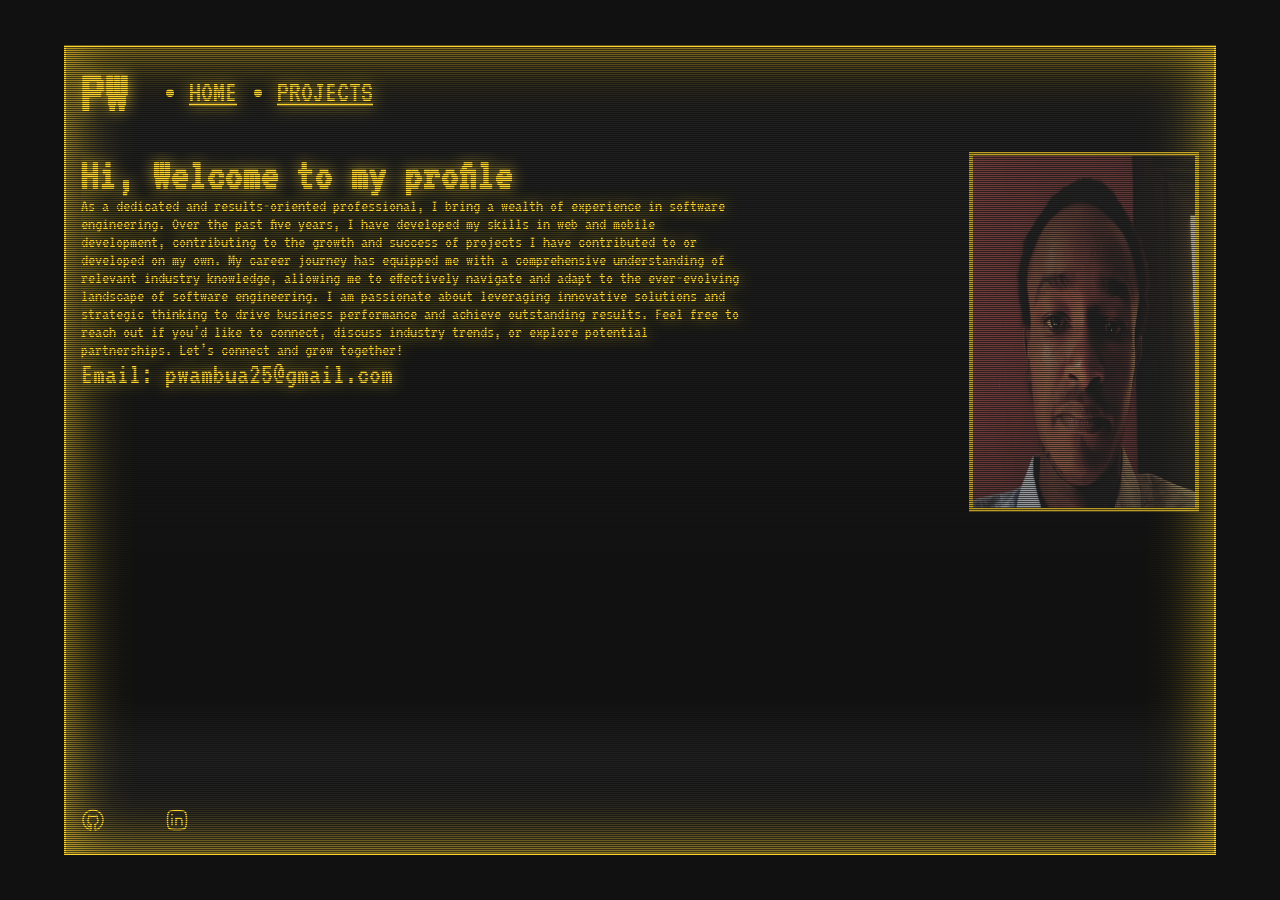
<file: index.html>
<!DOCTYPE html>
<html lang="en">

<head>
    <meta charset="UTF-8">
    <meta name="viewport" content="width=device-width, initial-scale=1.0">
    <title>Portfolio website</title>
    <link rel="stylesheet" href="style.css">
    <link rel="preconnect" href="https://fonts.googleapis.com">
    <link rel="preconnect" href="https://fonts.gstatic.com" crossorigin>
    <link href="https://fonts.googleapis.com/css2?family=VT323&display=swap" rel="stylesheet">
</head>

<body>
    <div class="retro-container scanline-effect old-crt-monitor ">
        <header>
            <h1>PW</h1>
            <nav role="navigation">
                <ul>
                    <li><a href="index.html">HOME</a></li>
                    <li><a href="projects.html">PROJECTS</a></li>
                </ul>
            </nav>
        </header>
        <main>
            <section id="screen-1">
                <article>
                    <div>
                        <header>
                            <h2>Hi, Welcome to my profile</h2>
                        </header>
                        <div class="content">
                            As a dedicated and results-oriented professional, I bring a wealth of experience in software
                            engineering. Over the past five years, I have developed my skills in web and mobile development,
                            contributing to the growth and success of projects I have contributed to or developed on my own.
    
                            My career journey has equipped me with a comprehensive understanding of relevant industry
                            knowledge, allowing me to effectively navigate and adapt to the ever-evolving landscape of
                            software engineering. I am passionate about leveraging innovative solutions and strategic
                            thinking to drive business performance and achieve outstanding results.
    
                            Feel free to reach out if you’d like to connect, discuss industry trends, or explore potential
                            partnerships. Let’s connect and grow together!
                        </div>
                        <div>
                            <p>Email: pwambua25@gmail.com</p>
                        </div>
                    </div>
                    <figure>
                        <img  src="./prof.jpeg" alt="alt text for illustration">
                    </figure>
                </article>
            </section>
        </main>
        <footer>
            
            <a href="https://github.com/peterwambua-1998" target="_blank">
                <svg xmlns="http://www.w3.org/2000/svg" viewBox="0 0 24 24" width="24" height="24" color="#ffd52c" fill="none">
                    <path d="M6.51734 17.1132C6.91177 17.6905 8.10883 18.9228 9.74168 19.2333M9.86428 22C8.83582 21.8306 2 19.6057 2 12.0926C2 5.06329 8.0019 2 12.0008 2C15.9996 2 22 5.06329 22 12.0926C22 19.6057 15.1642 21.8306 14.1357 22C14.1357 22 13.9267 18.5826 14.0487 17.9969C14.1706 17.4113 13.7552 16.4688 13.7552 16.4688C14.7262 16.1055 16.2043 15.5847 16.7001 14.1874C17.0848 13.1032 17.3268 11.5288 16.2508 10.0489C16.2508 10.0489 16.5318 7.65809 15.9996 7.56548C15.4675 7.47287 13.8998 8.51192 13.8998 8.51192C13.4432 8.38248 12.4243 8.13476 12.0018 8.17939C11.5792 8.13476 10.5568 8.38248 10.1002 8.51192C10.1002 8.51192 8.53249 7.47287 8.00036 7.56548C7.46823 7.65809 7.74917 10.0489 7.74917 10.0489C6.67316 11.5288 6.91516 13.1032 7.2999 14.1874C7.79575 15.5847 9.27384 16.1055 10.2448 16.4688C10.2448 16.4688 9.82944 17.4113 9.95135 17.9969C10.0733 18.5826 9.86428 22 9.86428 22Z" stroke="currentColor" stroke-width="1.5" stroke-linecap="round" stroke-linejoin="round" />
                </svg>
            </a>
            <a href="www.linkedin.com/in/peter-wambua-98b388219" target="_blank">
                <svg xmlns="http://www.w3.org/2000/svg" viewBox="0 0 24 24" width="24" height="24" color="#ffd52c" fill="none">
                    <path d="M7 10V17" stroke="currentColor" stroke-width="1.5" stroke-linecap="round" stroke-linejoin="round" />
                    <path d="M11 13V17M11 13C11 11.3431 12.3431 10 14 10C15.6569 10 17 11.3431 17 13V17M11 13V10" stroke="currentColor" stroke-width="1.5" stroke-linecap="round" stroke-linejoin="round" />
                    <path d="M7.00801 7L6.99902 7" stroke="currentColor" stroke-width="2" stroke-linecap="round" stroke-linejoin="round" />
                    <path d="M2.5 12C2.5 7.52166 2.5 5.28249 3.89124 3.89124C5.28249 2.5 7.52166 2.5 12 2.5C16.4783 2.5 18.7175 2.5 20.1088 3.89124C21.5 5.28249 21.5 7.52166 21.5 12C21.5 16.4783 21.5 18.7175 20.1088 20.1088C18.7175 21.5 16.4783 21.5 12 21.5C7.52166 21.5 5.28249 21.5 3.89124 20.1088C2.5 18.7175 2.5 16.4783 2.5 12Z" stroke="currentColor" stroke-width="1.5" stroke-linejoin="round" />
                </svg>
            </a>
        </footer>
    </div>
 <script> window.chtlConfig = { chatbotId: "9668662361" } </script>
<script async data-id="9668662361" id="chatling-embed-script" type="text/javascript" src="https://chatling.ai/js/embed.js"></script>
</body>

</html>
</file>
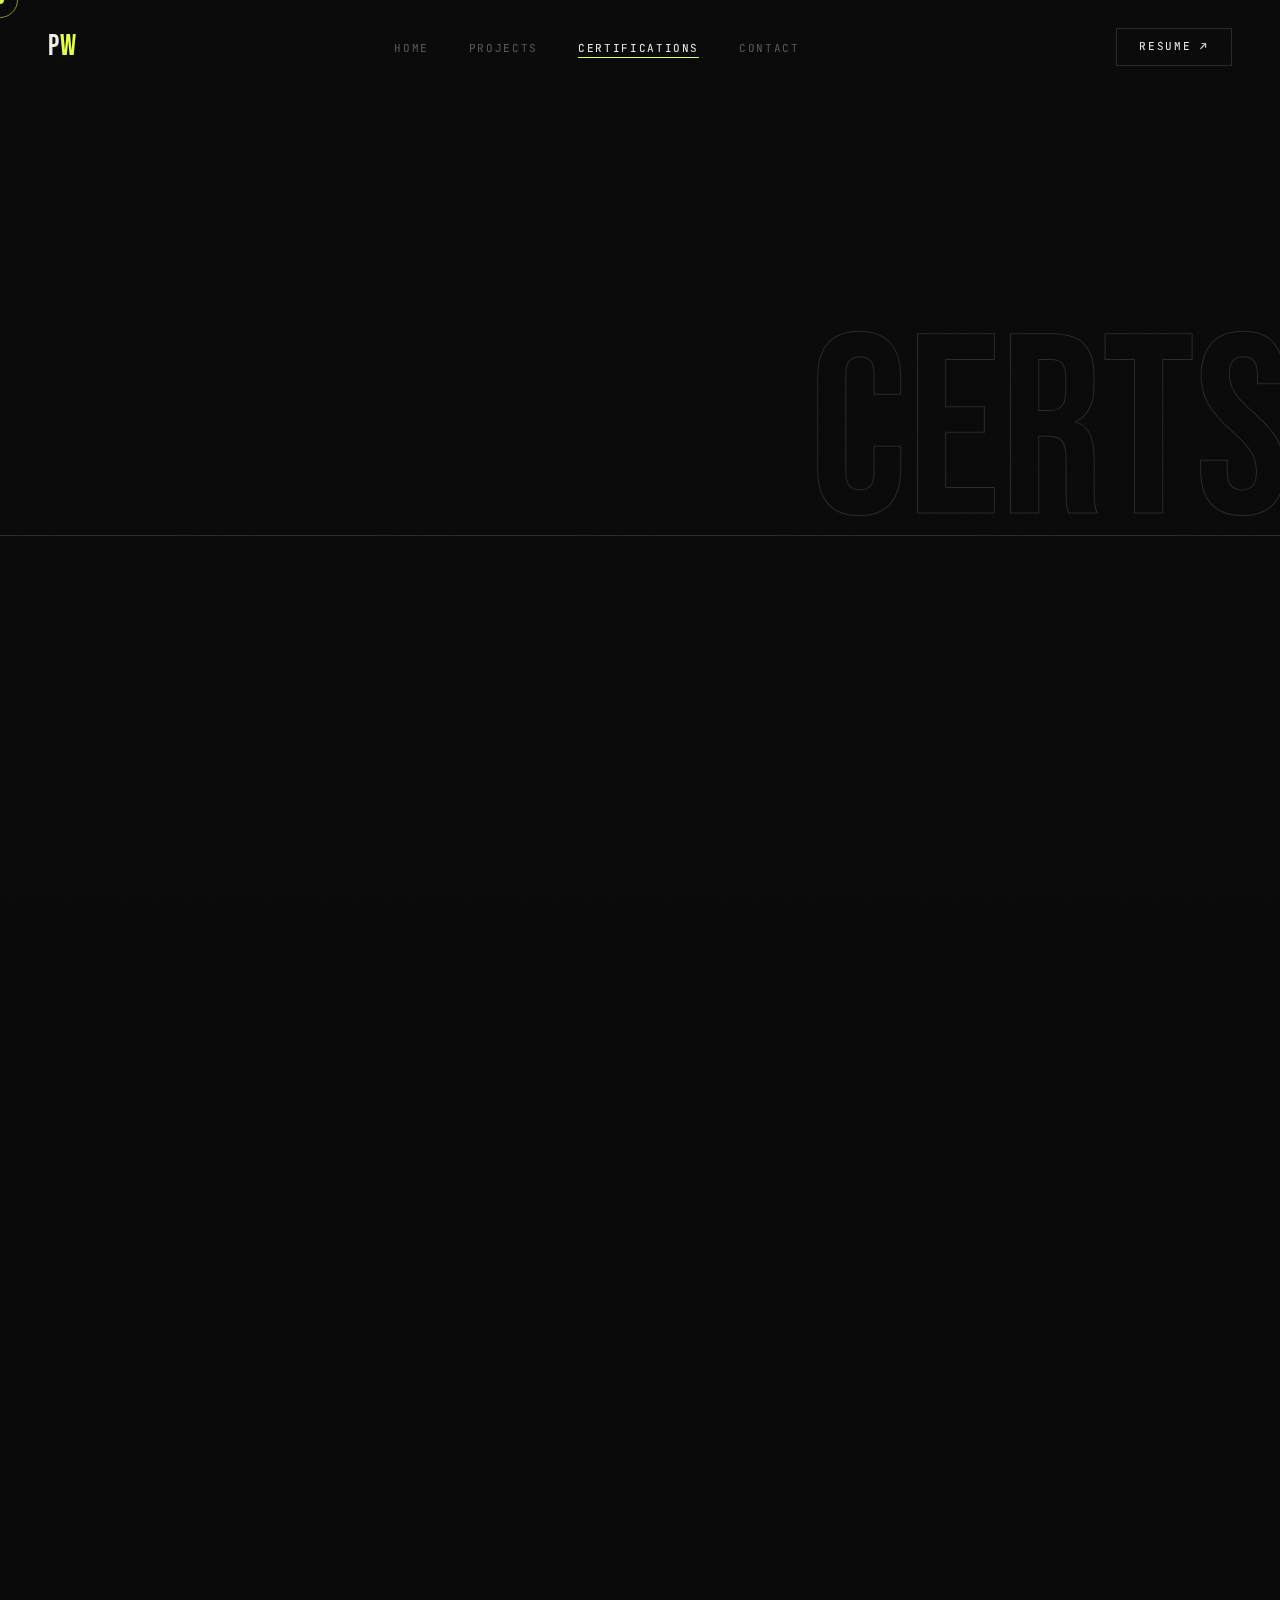
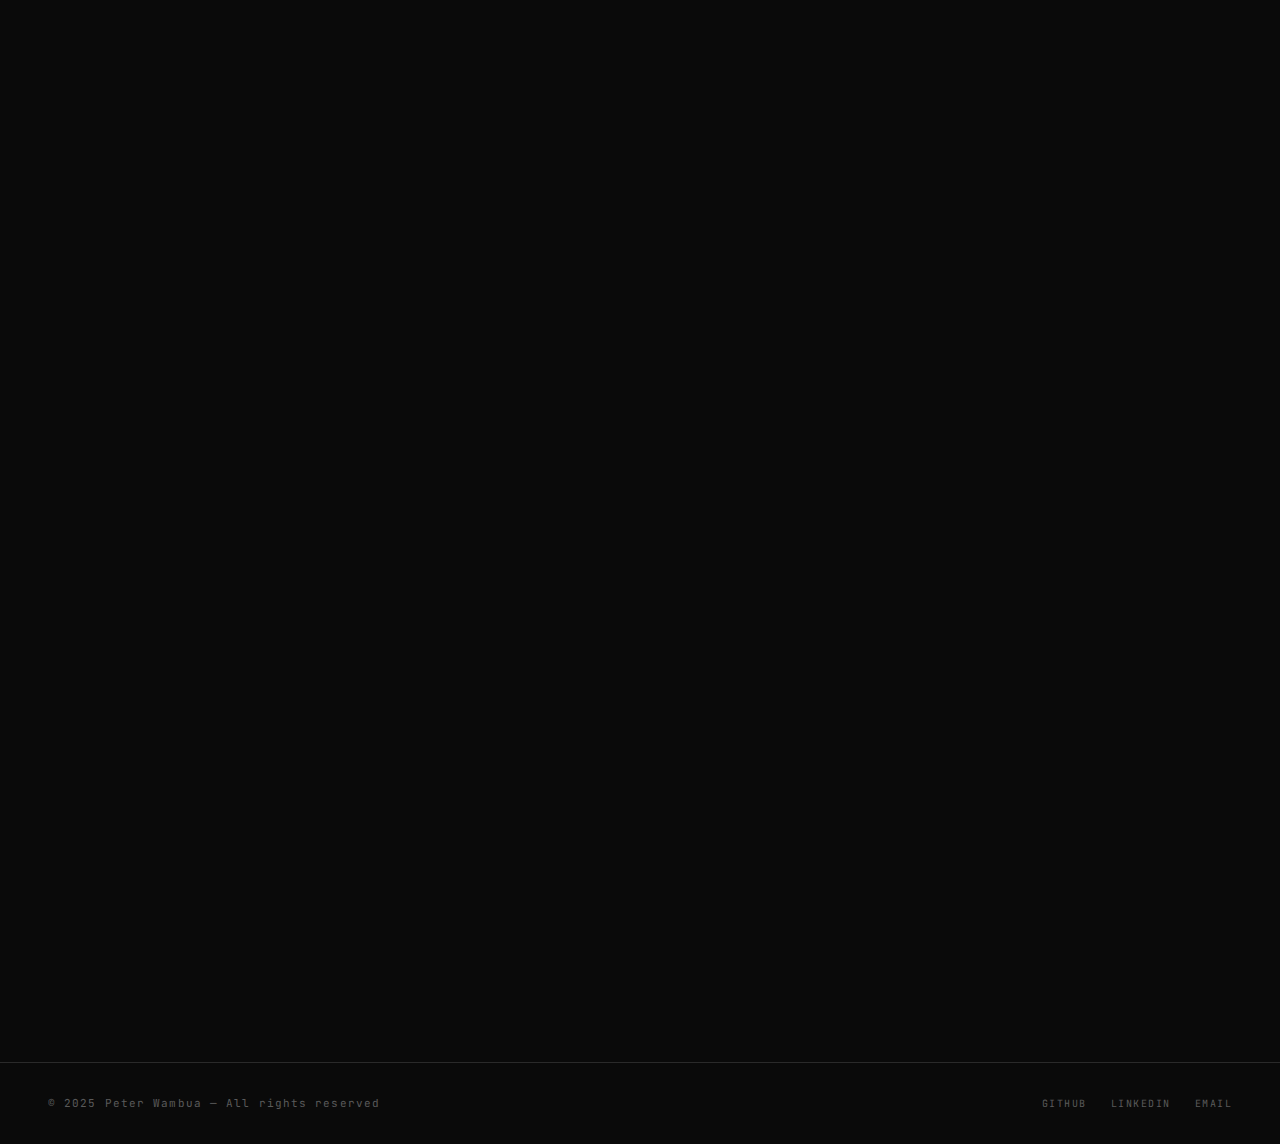
<file: certifications.html>
<!DOCTYPE html>
<html lang="en">
<head>
  <meta charset="UTF-8" />
  <meta name="viewport" content="width=device-width, initial-scale=1.0" />
  <title>Certifications — Peter Wambua</title>
  <link rel="preconnect" href="https://fonts.googleapis.com" />
  <link rel="preconnect" href="https://fonts.gstatic.com" crossorigin />
  <link href="https://fonts.googleapis.com/css2?family=Bebas+Neue&family=DM+Serif+Display:ital@0;1&family=JetBrains+Mono:wght@300;400;500&display=swap" rel="stylesheet" />

  <style>
    :root {
      --bg:       #0a0a0a;
      --surface:  #161616;
      --border:   #2a2a2a;
      --accent:   #e8ff47;
      --accent2:  #ff4d4d;
      --text:     #f0ede6;
      --muted:    #5a5a5a;
      --font-display: 'Bebas Neue', sans-serif;
      --font-serif:   'DM Serif Display', serif;
      --font-mono:    'JetBrains Mono', monospace;
    }

    *, *::before, *::after { margin: 0; padding: 0; box-sizing: border-box; }
    html { scroll-behavior: smooth; }
    body {
      background: var(--bg);
      color: var(--text);
      font-family: var(--font-mono);
      font-size: 14px;
      line-height: 1.6;
      overflow-x: hidden;
      cursor: none;
    }

    /* ── Cursor ── */
    #cursor { position: fixed; top: 0; left: 0; z-index: 9999; pointer-events: none; mix-blend-mode: difference; }
    #cursor-dot { width: 8px; height: 8px; background: var(--accent); border-radius: 50%; position: absolute; transform: translate(-50%,-50%); transition: width .2s, height .2s; }
    #cursor-ring { width: 36px; height: 36px; border: 1.5px solid var(--accent); border-radius: 50%; position: absolute; transform: translate(-50%,-50%); transition: width .2s, height .2s, opacity .2s; opacity: .6; }

    /* ── Noise ── */
    body::before {
      content: ''; position: fixed; inset: 0; z-index: 9000; pointer-events: none;
      background-image: url("data:image/svg+xml,%3Csvg viewBox='0 0 256 256' xmlns='http://www.w3.org/2000/svg'%3E%3Cfilter id='n'%3E%3CfeTurbulence type='fractalNoise' baseFrequency='0.9' numOctaves='4' stitchTiles='stitch'/%3E%3C/filter%3E%3Crect width='100%25' height='100%25' filter='url(%23n)' opacity='0.035'/%3E%3C/svg%3E");
      background-size: 200px 200px; opacity: .4;
    }

    /* ── Nav ── */
    nav {
      position: fixed; top: 0; left: 0; right: 0; z-index: 1000;
      display: flex; align-items: center; justify-content: space-between;
      padding: 1.5rem 3rem;
      border-bottom: 1px solid transparent;
      transition: border-color .4s, background .4s, backdrop-filter .4s;
    }
    nav.scrolled { border-color: var(--border); background: rgba(10,10,10,.85); backdrop-filter: blur(16px); }
    .nav-logo { font-family: var(--font-display); font-size: 1.8rem; letter-spacing: .05em; color: var(--text); text-decoration: none; }
    .nav-logo span { color: var(--accent); }
    .nav-links { display: flex; gap: 2.5rem; list-style: none; }
    .nav-links a { font-size: 11px; letter-spacing: .15em; text-transform: uppercase; color: var(--muted); text-decoration: none; position: relative; transition: color .2s; }
    .nav-links a::after { content: ''; position: absolute; left: 0; bottom: -3px; width: 0; height: 1px; background: var(--accent); transition: width .3s cubic-bezier(.16,1,.3,1); }
    .nav-links a:hover, .nav-links a.active { color: var(--text); }
    .nav-links a:hover::after, .nav-links a.active::after { width: 100%; }
    .nav-cta { font-size: 11px; letter-spacing: .15em; text-transform: uppercase; padding: .6rem 1.4rem; border: 1px solid var(--border); color: var(--text); background: transparent; text-decoration: none; transition: background .2s, border-color .2s, color .2s; }
    .nav-cta:hover { background: var(--accent); border-color: var(--accent); color: var(--bg); }

    /* ── Page hero ── */
    .page-hero {
      min-height: 44vh;
      padding: 10rem 3rem 4rem;
      position: relative;
      overflow: hidden;
      border-bottom: 1px solid var(--border);
      display: flex;
      flex-direction: column;
      justify-content: flex-end;
    }
    .page-hero-bg {
      position: absolute; right: -0.04em; bottom: -0.12em;
      font-family: var(--font-display);
      font-size: clamp(140px, 20vw, 320px);
      color: transparent; -webkit-text-stroke: 1px var(--border);
      line-height: 1; pointer-events: none; user-select: none; z-index: 0;
    }
    .page-label {
      font-size: 11px; letter-spacing: .22em; text-transform: uppercase;
      color: var(--accent); margin-bottom: 1.2rem; z-index: 1;
      display: flex; align-items: center; gap: .75rem;
      opacity: 0; transform: translateY(16px);
      animation: fadeUp .7s .1s cubic-bezier(.16,1,.3,1) forwards;
    }
    .page-label::before { content: ''; width: 20px; height: 1px; background: var(--accent); display: block; }
    .page-title {
      font-family: var(--font-display);
      font-size: clamp(64px, 10vw, 148px);
      line-height: .88; letter-spacing: -.01em; color: var(--text); z-index: 1;
      opacity: 0; transform: translateY(30px);
      animation: fadeUp .85s .22s cubic-bezier(.16,1,.3,1) forwards;
    }
    .page-title em { font-family: var(--font-serif); font-style: italic; color: var(--muted); }
    .page-meta {
      margin-top: 1.5rem; z-index: 1;
      display: flex; align-items: center; gap: 2rem;
      opacity: 0; animation: fadeIn .8s .5s ease forwards;
    }
    .page-count { font-size: 11px; letter-spacing: .15em; text-transform: uppercase; color: var(--muted); }
    .page-count span { color: var(--accent); }

    /* ── Main layout ── */
    .certs-section {
      padding: 5rem 3rem;
    }

    /* ── Single cert card (large, editorial) ── */
    .cert-card {
      border: 1px solid var(--border);
      display: grid;
      grid-template-columns: 1fr 1fr;
      overflow: hidden;
      transition: border-color .3s;
      opacity: 0; transform: translateY(30px);
      animation: fadeUp .9s .3s cubic-bezier(.16,1,.3,1) forwards;
    }
    .cert-card:hover { border-color: var(--accent); }

    /* Left: certificate image */
    .cert-image-pane {
      position: relative;
      background: var(--surface);
      overflow: hidden;
      min-height: 520px;
    }
    .cert-image-pane img {
      width: 100%; height: 100%;
      object-fit: cover;
      filter: grayscale(20%) contrast(1.1);
      transition: transform .7s cubic-bezier(.16,1,.3,1), filter .5s;
      display: block;
    }
    .cert-card:hover .cert-image-pane img {
      transform: scale(1.03);
      filter: grayscale(0%) contrast(1.05);
    }
    .cert-image-pane::after {
      content: '';
      position: absolute; inset: 0;
      background: linear-gradient(135deg, rgba(232,255,71,.06) 0%, transparent 60%);
      pointer-events: none;
    }
    /* Big cert number watermark */
    .cert-watermark {
      position: absolute; bottom: -0.1em; left: -0.05em;
      font-family: var(--font-display);
      font-size: 14rem;
      color: transparent; -webkit-text-stroke: 1px rgba(255,255,255,.06);
      line-height: 1; pointer-events: none; user-select: none;
    }

    /* Right: cert details */
    .cert-info-pane {
      padding: 3.5rem 3rem;
      display: flex;
      flex-direction: column;
      border-left: 1px solid var(--border);
      transition: border-color .3s;
    }
    .cert-card:hover .cert-info-pane { border-color: var(--accent); }

    .cert-issuer-row {
      display: flex; align-items: center; justify-content: space-between;
      margin-bottom: 2.5rem;
    }
    .cert-issuer-badge {
      display: inline-flex; align-items: center; gap: .5rem;
      font-size: 10px; letter-spacing: .18em; text-transform: uppercase;
      color: var(--accent);
      border: 1px solid var(--accent);
      padding: .35rem .8rem;
    }
    .cert-date {
      font-size: 10px; letter-spacing: .15em; text-transform: uppercase; color: var(--muted);
    }

    .cert-title {
      font-family: var(--font-display);
      font-size: clamp(1.8rem, 3vw, 2.8rem);
      line-height: .92;
      letter-spacing: .02em;
      color: var(--text);
      margin-bottom: 2rem;
    }
    .cert-title em {
      display: block;
      font-family: var(--font-serif);
      font-style: italic;
      color: var(--muted);
      font-size: .72em;
      margin-top: .3rem;
    }

    .cert-divider {
      width: 40px; height: 1px;
      background: var(--accent);
      margin-bottom: 2rem;
    }

    .cert-meta-grid {
      display: grid;
      grid-template-columns: 1fr 1fr;
      gap: 1.5rem 1rem;
      margin-bottom: 2.5rem;
    }
    .meta-item {}
    .meta-label {
      font-size: 9px; letter-spacing: .2em; text-transform: uppercase;
      color: var(--muted); margin-bottom: .3rem;
    }
    .meta-value {
      font-size: 12px; color: var(--text); line-height: 1.5;
    }
    .meta-value.highlight { color: var(--accent); }

    .cert-id-block {
      background: var(--surface);
      border: 1px solid var(--border);
      padding: 1rem 1.2rem;
      margin-bottom: 2.5rem;
      flex: 1;
    }
    .cert-id-label {
      font-size: 9px; letter-spacing: .2em; text-transform: uppercase;
      color: var(--muted); margin-bottom: .4rem;
    }
    .cert-id-value {
      font-size: 10px; color: var(--muted); letter-spacing: .04em;
      word-break: break-all; line-height: 1.6;
    }

    .cert-actions {
      display: flex; gap: .8rem; flex-wrap: wrap;
    }
    .btn-primary {
      display: inline-flex; align-items: center; gap: .5rem;
      padding: .8rem 1.6rem; background: var(--accent); color: var(--bg);
      font-family: var(--font-mono); font-size: 10px; font-weight: 500;
      letter-spacing: .15em; text-transform: uppercase; text-decoration: none;
      transition: transform .2s, box-shadow .2s;
    }
    .btn-primary:hover { transform: translateY(-2px); box-shadow: 0 10px 30px rgba(232,255,71,.2); }
    .btn-secondary {
      display: inline-flex; align-items: center; gap: .5rem;
      padding: .8rem 1.6rem; background: transparent; color: var(--text);
      font-family: var(--font-mono); font-size: 10px;
      letter-spacing: .15em; text-transform: uppercase; text-decoration: none;
      border: 1px solid var(--border); transition: border-color .2s, color .2s;
    }
    .btn-secondary:hover { border-color: var(--text); }

    /* ── Topics covered ── */
    .topics-section {
      margin-top: 5rem;
      padding-top: 3rem;
      border-top: 1px solid var(--border);
    }
    .topics-header {
      display: flex; align-items: baseline; justify-content: space-between;
      margin-bottom: 2.5rem;
    }
    .topics-heading {
      font-family: var(--font-display);
      font-size: clamp(1.8rem, 3.5vw, 3rem);
      line-height: .9; color: var(--text);
    }
    .topics-heading em { font-family: var(--font-serif); font-style: italic; color: var(--muted); }
    .topics-grid {
      display: grid;
      grid-template-columns: repeat(4, 1fr);
      gap: 1px;
      background: var(--border);
    }
    .topic-item {
      background: var(--bg);
      padding: 1.8rem 1.5rem;
      display: flex; flex-direction: column; gap: .8rem;
      transition: background .2s;
    }
    .topic-item:hover { background: var(--surface); }
    .topic-num {
      font-family: var(--font-display);
      font-size: 2rem; color: var(--border); line-height: 1;
      transition: color .2s;
    }
    .topic-item:hover .topic-num { color: var(--accent); }
    .topic-name {
      font-size: 11px; letter-spacing: .12em; text-transform: uppercase;
      color: var(--text); line-height: 1.4;
    }
    .topic-desc { font-size: 11px; color: var(--muted); line-height: 1.7; }

    /* ── Learning path strip ── */
    .learning-strip {
      margin-top: 5rem;
      border: 1px solid var(--border);
      display: grid;
      grid-template-columns: 1fr 2px 1fr 2px 1fr;
      overflow: hidden;
      opacity: 0; transform: translateY(28px);
      transition: opacity .8s cubic-bezier(.16,1,.3,1), transform .8s;
    }
    .learning-strip.visible { opacity: 1; transform: translateY(0); }
    .learning-step {
      padding: 2.5rem 2rem;
      position: relative;
      transition: background .2s;
    }
    .learning-step:hover { background: var(--surface); }
    .step-divider { background: var(--border); }
    .step-num {
      font-family: var(--font-display);
      font-size: 3.5rem; color: var(--border);
      line-height: 1; margin-bottom: 1rem;
      transition: color .2s;
    }
    .learning-step:hover .step-num { color: var(--accent); }
    .step-title {
      font-family: var(--font-display);
      font-size: 1.3rem; letter-spacing: .05em; color: var(--text);
      margin-bottom: .5rem;
    }
    .step-body { font-size: 11px; color: var(--muted); line-height: 1.8; }
    .step-arrow {
      position: absolute; top: 50%; right: -12px;
      transform: translateY(-50%);
      width: 24px; height: 24px;
      background: var(--accent); color: var(--bg);
      display: flex; align-items: center; justify-content: center;
      font-size: 12px; z-index: 1;
    }

    /* ── CTA strip ── */
    .cta-strip {
      margin-top: 5rem;
      border-top: 1px solid var(--border);
      padding-top: 4rem;
      display: flex; justify-content: space-between; align-items: center;
      gap: 2rem; flex-wrap: wrap;
    }
    .cta-heading {
      font-family: var(--font-display);
      font-size: clamp(2.5rem, 5vw, 5rem);
      line-height: .9; color: var(--text);
    }
    .cta-heading em { font-family: var(--font-serif); font-style: italic; color: var(--accent); }
    .cta-sub { font-size: 12px; color: var(--muted); margin-top: .8rem; line-height: 1.8; max-width: 340px; }
    .cta-actions { display: flex; gap: 1rem; flex-wrap: wrap; }

    /* ── Footer ── */
    footer {
      border-top: 1px solid var(--border);
      margin-top: 5rem;
      padding: 2rem 3rem;
      display: flex; justify-content: space-between; align-items: center;
    }
    .footer-copy { font-size: 11px; letter-spacing: .1em; color: var(--muted); }
    .footer-socials { display: flex; gap: 1.5rem; }
    .footer-socials a { font-size: 10px; letter-spacing: .15em; text-transform: uppercase; color: var(--muted); text-decoration: none; transition: color .2s; }
    .footer-socials a:hover { color: var(--accent); }

    /* ── Animations ── */
    @keyframes fadeUp { to { opacity: 1; transform: translateY(0); } }
    @keyframes fadeIn { to { opacity: 1; } }
    .reveal { opacity: 0; transform: translateY(28px); transition: opacity .8s cubic-bezier(.16,1,.3,1), transform .8s cubic-bezier(.16,1,.3,1); }
    .reveal.visible { opacity: 1; transform: translateY(0); }
    .reveal-d1 { transition-delay: .1s; }
    .reveal-d2 { transition-delay: .2s; }
    .reveal-d3 { transition-delay: .3s; }

    /* ── Responsive ── */
    @media (max-width: 900px) {
      nav { padding: 1.2rem 1.5rem; }
      .nav-links { display: none; }
      .page-hero { padding: 8rem 1.5rem 3rem; }
      .certs-section { padding: 3rem 1.5rem; }
      .cert-card { grid-template-columns: 1fr; }
      .cert-image-pane { min-height: 280px; }
      .cert-info-pane { padding: 2rem 1.5rem; border-left: none; border-top: 1px solid var(--border); }
      .cert-meta-grid { grid-template-columns: 1fr 1fr; }
      .topics-grid { grid-template-columns: repeat(2, 1fr); }
      .learning-strip { grid-template-columns: 1fr; }
      .step-divider { display: none; }
      .step-arrow { display: none; }
      .cta-strip { flex-direction: column; align-items: flex-start; }
      footer { flex-direction: column; gap: 1rem; padding: 2rem 1.5rem; }
    }
    @media (max-width: 500px) {
      .topics-grid { grid-template-columns: 1fr; }
      .cert-meta-grid { grid-template-columns: 1fr; }
    }
  </style>
</head>
<body>

  <div id="cursor"><div id="cursor-dot"></div><div id="cursor-ring"></div></div>

  <!-- Nav -->
  <nav id="nav">
    <a href="index.html" class="nav-logo">P<span>W</span></a>
    <ul class="nav-links">
      <li><a href="index.html">Home</a></li>
      <li><a href="projects.html">Projects</a></li>
      <li><a href="certifications.html" class="active">Certifications</a></li>
      <li><a href="contact.html">Contact</a></li>
    </ul>
    <a href="PETER-WAMBUA-CV.pdf" class="nav-cta" target="_blank">Resume ↗</a>
  </nav>

  <!-- Page hero -->
  <div class="page-hero">
    <div class="page-hero-bg">CERTS</div>
    <p class="page-label">Credentials &amp; learning</p>
    <h1 class="page-title">Certified &amp;<br/><em>Committed.</em></h1>
    <div class="page-meta">
      <span class="page-count"><span>01</span> certification earned</span>
    </div>
  </div>

  <!-- Certifications -->
  <section class="certs-section">

    <!-- ── Cert 1 ── -->
    <div class="cert-card">
      <div class="cert-image-pane">
        <img src="udemy-dt-cert.jpg" alt="Data Structures & Algorithms Certificate" />
        <div class="cert-watermark">01</div>
      </div>
      <div class="cert-info-pane">
        <div class="cert-issuer-row">
          <span class="cert-issuer-badge">✦ Udemy</span>
          <span class="cert-date">April 12, 2025</span>
        </div>

        <h2 class="cert-title">
          MASTER THE CODING INTERVIEW
          <em>Data Structures + Algorithms</em>
        </h2>

        <div class="cert-divider"></div>

        <div class="cert-meta-grid">
          <div class="meta-item">
            <div class="meta-label">Instructor</div>
            <div class="meta-value">Andrei Neagoie</div>
          </div>
          <div class="meta-item">
            <div class="meta-label">Duration</div>
            <div class="meta-value highlight">20 total hours</div>
          </div>
          <div class="meta-item">
            <div class="meta-label">Platform</div>
            <div class="meta-value">Udemy</div>
          </div>
          <div class="meta-item">
            <div class="meta-label">Status</div>
            <div class="meta-value highlight">✓ Completed</div>
          </div>
        </div>

        <div class="cert-id-block">
          <div class="cert-id-label">Certificate ID</div>
          <div class="cert-id-value">UC-3d8bbc93-8e66-40b9-9287-0d1d5f3e63a6</div>
        </div>

        <div class="cert-actions">
          <a href="udemy-dt-cert-pdf.pdf" target="_blank" class="btn-primary">View Certificate ↗</a>
          <a href="https://ude.my/UC-3d8bbc93-8e66-40b9-9287-0d1d5f3e63a6" target="_blank" class="btn-secondary">Verify ↗</a>
        </div>
      </div>
    </div>

    <!-- ── Topics covered ── -->
    <div class="topics-section reveal">
      <div class="topics-header">
        <h2 class="topics-heading">What was<br/><em>covered.</em></h2>
      </div>
      <div class="topics-grid">
        <div class="topic-item">
          <span class="topic-num">01</span>
          <div class="topic-name">Big O Notation</div>
          <div class="topic-desc">Time and space complexity analysis for writing efficient, scalable code.</div>
        </div>
        <div class="topic-item">
          <span class="topic-num">02</span>
          <div class="topic-name">Arrays & Strings</div>
          <div class="topic-desc">Core data manipulation, sliding window, two-pointer patterns and beyond.</div>
        </div>
        <div class="topic-item">
          <span class="topic-num">03</span>
          <div class="topic-name">Hash Tables</div>
          <div class="topic-desc">O(1) lookups, collision handling, and real-world frequency/count problems.</div>
        </div>
        <div class="topic-item">
          <span class="topic-num">04</span>
          <div class="topic-name">Linked Lists</div>
          <div class="topic-desc">Singly, doubly, and circular lists — reversal, cycle detection, merging.</div>
        </div>
        <div class="topic-item">
          <span class="topic-num">05</span>
          <div class="topic-name">Trees & Graphs</div>
          <div class="topic-desc">BSTs, AVL trees, BFS/DFS traversal, shortest paths and topological sort.</div>
        </div>
        <div class="topic-item">
          <span class="topic-num">06</span>
          <div class="topic-name">Stacks & Queues</div>
          <div class="topic-desc">LIFO/FIFO patterns, monotonic stacks, and priority queues with heaps.</div>
        </div>
        <div class="topic-item">
          <span class="topic-num">07</span>
          <div class="topic-name">Recursion & DP</div>
          <div class="topic-desc">Memoization, tabulation, and classic problems like knapsack and LCS.</div>
        </div>
        <div class="topic-item">
          <span class="topic-num">08</span>
          <div class="topic-name">Sorting & Search</div>
          <div class="topic-desc">QuickSort, MergeSort, binary search — and knowing when to use each.</div>
        </div>
      </div>
    </div>

    <!-- ── Learning path ── -->
    <div class="learning-strip reveal reveal-d1">
      <div class="learning-step">
        <div class="step-num">01</div>
        <div class="step-title">FOUNDATIONS</div>
        <div class="step-body">Built rigorous understanding of how data structures work under the hood — not just how to use them, but why they exist.</div>
        <div class="step-arrow">→</div>
      </div>
      <div class="step-divider"></div>
      <div class="learning-step">
        <div class="step-num">02</div>
        <div class="step-title">PATTERN RECOGNITION</div>
        <div class="step-body">Learned to identify which algorithmic patterns map to which problem types — building a mental toolkit for any interview question.</div>
        <div class="step-arrow">→</div>
      </div>
      <div class="step-divider"></div>
      <div class="learning-step">
        <div class="step-num">03</div>
        <div class="step-title">APPLIED TO CODE</div>
        <div class="step-body">Every concept shipped into real code — writing optimized solutions that I now apply daily in production engineering work.</div>
      </div>
    </div>

    <!-- ── CTA ── -->
    <div class="cta-strip reveal">
      <div>
        <h2 class="cta-heading">Always<br/><em>learning.</em></h2>
        <p class="cta-sub">Certifications are a snapshot — curiosity is the constant. See what I've built with these skills.</p>
      </div>
      <div class="cta-actions">
        <a href="projects.html" class="btn-primary">View Projects ↗</a>
        <a href="contact.html" class="btn-secondary">Get in Touch</a>
      </div>
    </div>

  </section>

  <!-- Footer -->
  <footer>
    <span class="footer-copy">© 2025 Peter Wambua — All rights reserved</span>
    <div class="footer-socials">
      <a href="https://github.com/peterwambua-1998" target="_blank">GitHub</a>
      <a href="https://www.linkedin.com/in/peter-wambua-98b388219" target="_blank">LinkedIn</a>
      <a href="mailto:pwambua25@gmail.com">Email</a>
    </div>
  </footer>

  <script>
    /* ── Cursor ── */
    const dot = document.getElementById('cursor-dot');
    const ring = document.getElementById('cursor-ring');
    let mx = 0, my = 0, rx = 0, ry = 0;
    document.addEventListener('mousemove', e => {
      mx = e.clientX; my = e.clientY;
      dot.style.left = mx + 'px'; dot.style.top = my + 'px';
    });
    (function anim() {
      rx += (mx - rx) * 0.14; ry += (my - ry) * 0.14;
      ring.style.left = rx + 'px'; ring.style.top = ry + 'px';
      requestAnimationFrame(anim);
    })();
    document.querySelectorAll('a, button').forEach(el => {
      el.addEventListener('mouseenter', () => { dot.style.width = dot.style.height = '14px'; ring.style.width = ring.style.height = '56px'; ring.style.opacity = '.3'; });
      el.addEventListener('mouseleave', () => { dot.style.width = dot.style.height = '8px'; ring.style.width = ring.style.height = '36px'; ring.style.opacity = '.6'; });
    });

    /* ── Nav scroll ── */
    const nav = document.getElementById('nav');
    window.addEventListener('scroll', () => nav.classList.toggle('scrolled', scrollY > 40));

    /* ── Scroll reveal ── */
    const obs = new IntersectionObserver(entries => {
      entries.forEach(e => { if (e.isIntersecting) { e.target.classList.add('visible'); obs.unobserve(e.target); } });
    }, { threshold: 0.1 });
    document.querySelectorAll('.reveal, .learning-strip').forEach(el => obs.observe(el));
  </script>
</body>
</html>
</file>
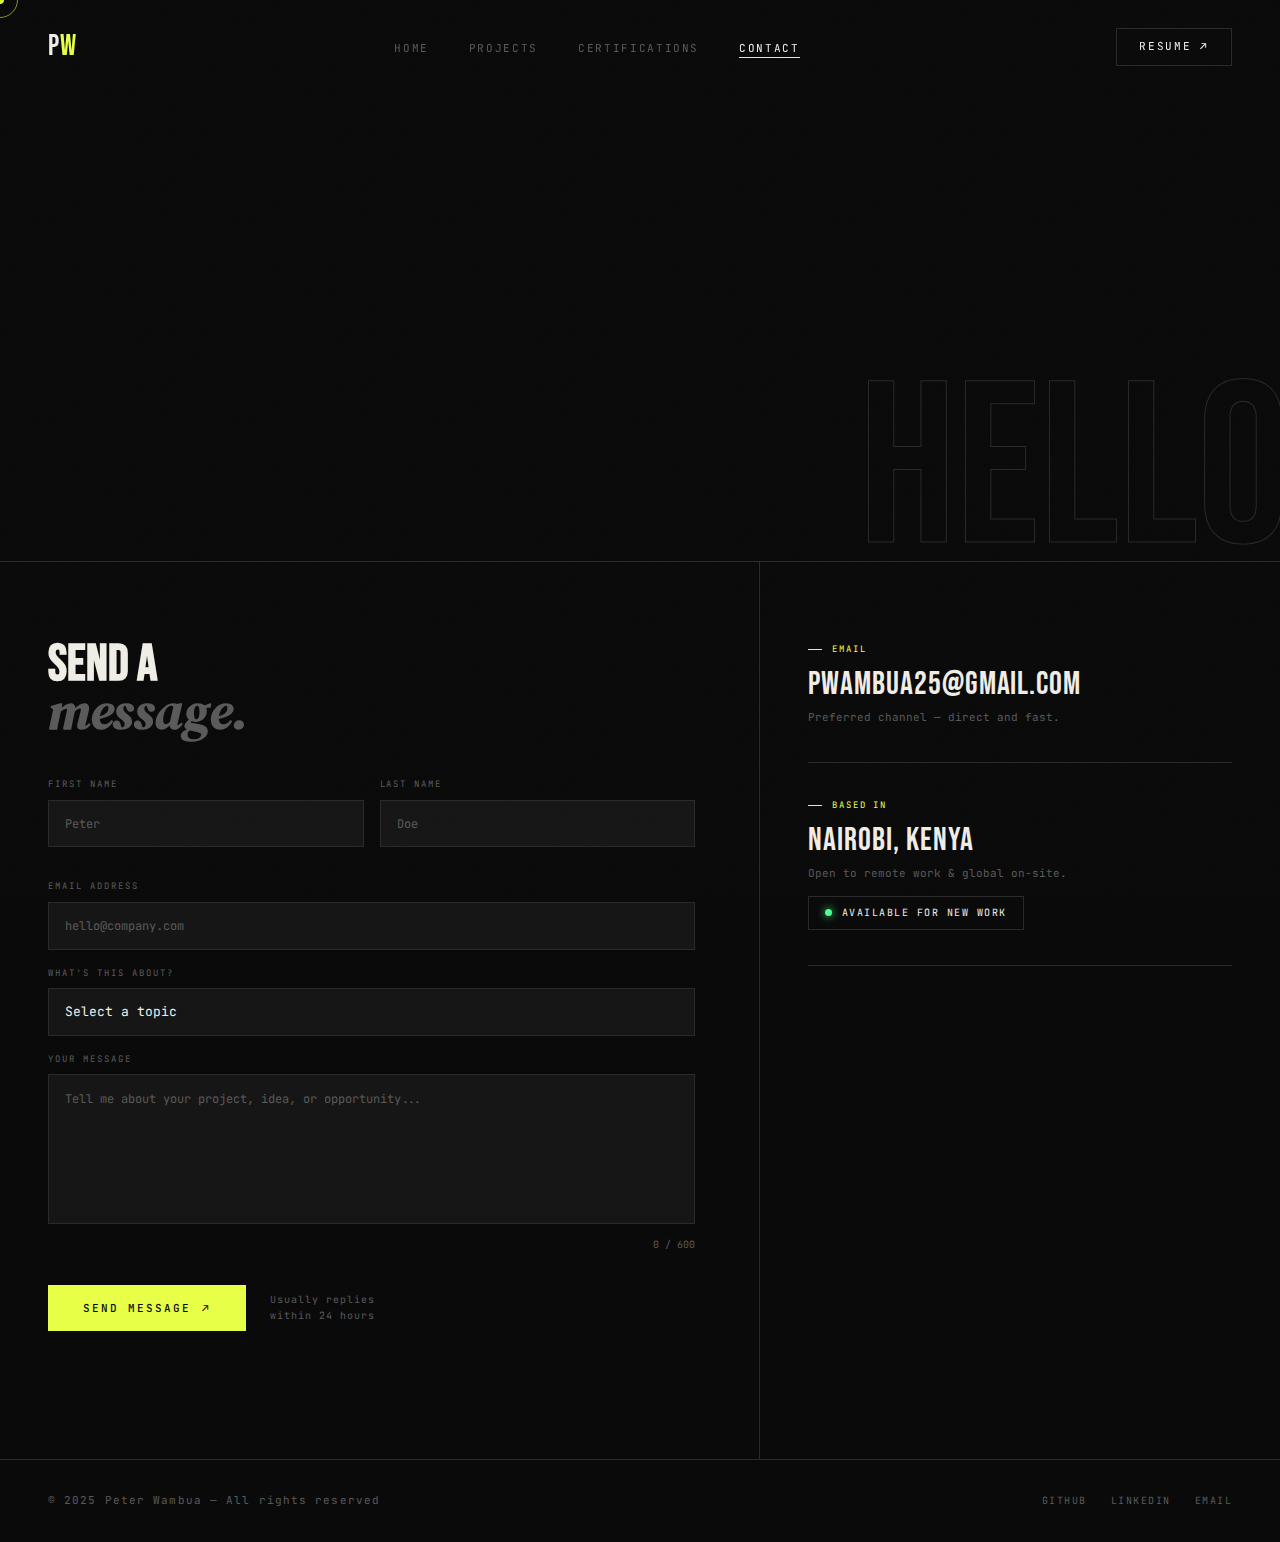
<file: contact.html>
<!DOCTYPE html>
<html lang="en">
<head>
  <meta charset="UTF-8" />
  <meta name="viewport" content="width=device-width, initial-scale=1.0" />
  <title>Contact — Peter Wambua</title>
  <link rel="preconnect" href="https://fonts.googleapis.com" />
  <link rel="preconnect" href="https://fonts.gstatic.com" crossorigin />
  <link href="https://fonts.googleapis.com/css2?family=Bebas+Neue&family=DM+Serif+Display:ital@0;1&family=JetBrains+Mono:wght@300;400;500&display=swap" rel="stylesheet" />

  <style>
    :root {
      --bg:       #0a0a0a;
      --surface:  #161616;
      --border:   #2a2a2a;
      --accent:   #e8ff47;
      --accent2:  #ff4d4d;
      --text:     #f0ede6;
      --muted:    #5a5a5a;
      --font-display: 'Bebas Neue', sans-serif;
      --font-serif:   'DM Serif Display', serif;
      --font-mono:    'JetBrains Mono', monospace;
    }

    *, *::before, *::after { margin: 0; padding: 0; box-sizing: border-box; }
    html { scroll-behavior: smooth; }
    body {
      background: var(--bg);
      color: var(--text);
      font-family: var(--font-mono);
      font-size: 14px;
      line-height: 1.6;
      overflow-x: hidden;
      cursor: none;
    }

    /* ── Cursor ── */
    #cursor { position: fixed; top: 0; left: 0; z-index: 9999; pointer-events: none; mix-blend-mode: difference; }
    #cursor-dot { width: 8px; height: 8px; background: var(--accent); border-radius: 50%; position: absolute; transform: translate(-50%,-50%); transition: width .2s, height .2s, background .2s; }
    #cursor-ring { width: 36px; height: 36px; border: 1.5px solid var(--accent); border-radius: 50%; position: absolute; transform: translate(-50%,-50%); transition: width .2s, height .2s, opacity .2s; opacity: .6; }

    /* ── Noise ── */
    body::before {
      content: ''; position: fixed; inset: 0; z-index: 9000; pointer-events: none;
      background-image: url("data:image/svg+xml,%3Csvg viewBox='0 0 256 256' xmlns='http://www.w3.org/2000/svg'%3E%3Cfilter id='n'%3E%3CfeTurbulence type='fractalNoise' baseFrequency='0.9' numOctaves='4' stitchTiles='stitch'/%3E%3C/filter%3E%3Crect width='100%25' height='100%25' filter='url(%23n)' opacity='0.035'/%3E%3C/svg%3E");
      background-size: 200px 200px; opacity: .4;
    }

    /* ── Nav ── */
    nav {
      position: fixed; top: 0; left: 0; right: 0; z-index: 1000;
      display: flex; align-items: center; justify-content: space-between;
      padding: 1.5rem 3rem;
      border-bottom: 1px solid transparent;
      transition: border-color .4s, background .4s, backdrop-filter .4s;
    }
    nav.scrolled { border-color: var(--border); background: rgba(10,10,10,.88); backdrop-filter: blur(16px); }
    .nav-logo { font-family: var(--font-display); font-size: 1.8rem; letter-spacing: .05em; color: var(--text); text-decoration: none; }
    .nav-logo span { color: var(--accent); }
    .nav-links { display: flex; gap: 2.5rem; list-style: none; }
    .nav-links a { font-size: 11px; letter-spacing: .15em; text-transform: uppercase; color: var(--muted); text-decoration: none; position: relative; transition: color .2s; }
    .nav-links a::after { content: ''; position: absolute; left: 0; bottom: -3px; width: 0; height: 1px; background: var(--accent); transition: width .3s cubic-bezier(.16,1,.3,1); }
    .nav-links a:hover, .nav-links a.active { color: var(--text); }
    .nav-links a:hover::after, .nav-links a.active::after { width: 100%; }
    .nav-cta { font-size: 11px; letter-spacing: .15em; text-transform: uppercase; padding: .6rem 1.4rem; border: 1px solid var(--border); color: var(--text); background: transparent; text-decoration: none; transition: background .2s, border-color .2s, color .2s; }
    .nav-cta:hover { background: var(--accent); border-color: var(--accent); color: var(--bg); }

    /* ── Page hero ── */
    .page-hero {
      min-height: 44vh;
      padding: 10rem 3rem 4rem;
      position: relative;
      overflow: hidden;
      border-bottom: 1px solid var(--border);
      display: flex; flex-direction: column; justify-content: flex-end;
    }
    .page-hero-bg {
      position: absolute; right: -0.04em; bottom: -0.12em;
      font-family: var(--font-display);
      font-size: clamp(120px, 18vw, 300px);
      color: transparent; -webkit-text-stroke: 1px var(--border);
      line-height: 1; pointer-events: none; user-select: none; z-index: 0;
    }
    .page-label {
      font-size: 11px; letter-spacing: .22em; text-transform: uppercase;
      color: var(--accent); margin-bottom: 1.2rem; z-index: 1;
      display: flex; align-items: center; gap: .75rem;
      opacity: 0; transform: translateY(16px);
      animation: fadeUp .7s .1s cubic-bezier(.16,1,.3,1) forwards;
    }
    .page-label::before { content: ''; width: 20px; height: 1px; background: var(--accent); display: block; }
    .page-title {
      font-family: var(--font-display);
      font-size: clamp(64px, 10vw, 148px);
      line-height: .88; letter-spacing: -.01em; color: var(--text); z-index: 1;
      opacity: 0; transform: translateY(30px);
      animation: fadeUp .85s .22s cubic-bezier(.16,1,.3,1) forwards;
    }
    .page-title em { font-family: var(--font-serif); font-style: italic; color: var(--accent); }
    .page-subtitle {
      margin-top: 1.4rem; z-index: 1; max-width: 480px;
      font-size: 12px; color: var(--muted); line-height: 1.9;
      opacity: 0; animation: fadeIn .8s .5s ease forwards;
    }

    /* ── Main contact layout ── */
    .contact-wrap {
      display: grid;
      grid-template-columns: 1fr 520px;
      min-height: calc(100vh - 44vh - 73px);
    }

    /* ── Left: form side ── */
    .form-side {
      padding: 5rem 4rem 5rem 3rem;
      border-right: 1px solid var(--border);
    }
    .form-heading {
      font-family: var(--font-display);
      font-size: clamp(2rem, 4vw, 3.5rem);
      line-height: .9; color: var(--text);
      margin-bottom: 2.5rem;
    }
    .form-heading em { font-family: var(--font-serif); font-style: italic; color: var(--muted); }

    /* Field groups */
    .field-row { display: grid; grid-template-columns: 1fr 1fr; gap: 1rem; margin-bottom: 1rem; }
    .field-group { display: flex; flex-direction: column; gap: .5rem; margin-bottom: 1rem; }
    .field-label {
      font-size: 9px; letter-spacing: .22em; text-transform: uppercase; color: var(--muted);
    }
    .field-input, .field-textarea, .field-select {
      background: var(--surface);
      border: 1px solid var(--border);
      color: var(--text);
      font-family: var(--font-mono);
      font-size: 13px;
      padding: .9rem 1rem;
      width: 100%;
      outline: none;
      transition: border-color .25s, box-shadow .25s;
      appearance: none;
      -webkit-appearance: none;
    }
    .field-input::placeholder, .field-textarea::placeholder { color: var(--muted); font-size: 12px; }
    .field-input:focus, .field-textarea:focus, .field-select:focus {
      border-color: var(--accent);
      box-shadow: 0 0 0 3px rgba(232,255,71,.07);
    }
    .field-textarea { resize: none; min-height: 150px; line-height: 1.7; }
    .field-select { cursor: pointer; }
    .field-select option { background: var(--surface); color: var(--text); }

    /* Character counter */
    .field-footer { display: flex; justify-content: space-between; align-items: center; margin-top: .3rem; }
    .char-count { font-size: 10px; color: var(--muted); }
    .char-count.warn { color: var(--accent2); }

    /* Submit button */
    .submit-row { display: flex; align-items: center; gap: 1.5rem; margin-top: 2rem; }
    .btn-submit {
      display: inline-flex; align-items: center; gap: .7rem;
      padding: 1rem 2.2rem;
      background: var(--accent); color: var(--bg);
      font-family: var(--font-mono); font-size: 11px; font-weight: 500;
      letter-spacing: .18em; text-transform: uppercase;
      border: none; cursor: pointer;
      transition: transform .2s, box-shadow .2s, background .2s;
      position: relative; overflow: hidden;
    }
    .btn-submit::before {
      content: '';
      position: absolute; inset: 0;
      background: rgba(255,255,255,.15);
      transform: translateX(-100%);
      transition: transform .4s cubic-bezier(.16,1,.3,1);
    }
    .btn-submit:hover::before { transform: translateX(0); }
    .btn-submit:hover { transform: translateY(-2px); box-shadow: 0 12px 40px rgba(232,255,71,.22); }
    .btn-submit:active { transform: translateY(0); }
    .btn-submit .arrow { 
        transition: transform .2s; 
    }
    .btn-submit:hover .arrow { transform: translate(3px,-3px); }

    .submit-note { font-size: 10px; letter-spacing: .1em; color: var(--muted); line-height: 1.6; }

    /* Success state */
    .success-msg {
      display: none;
      padding: 1.5rem;
      border: 1px solid var(--accent);
      background: rgba(232,255,71,.06);
      margin-top: 1.5rem;
    }
    .success-msg.show { display: block; }
    .success-msg p { font-size: 12px; color: var(--accent); line-height: 1.7; }
    .success-msg strong { font-family: var(--font-display); font-size: 1.1rem; letter-spacing: .05em; display: block; margin-bottom: .3rem; }

    /* ── Right: info side ── */
    .info-side {
      padding: 5rem 3rem;
      display: flex; flex-direction: column; gap: 0;
    }

    .info-block {
      padding: 2.2rem 0;
      border-bottom: 1px solid var(--border);
    }
    .info-block:first-child { padding-top: 0; }
    .info-block:last-child { border-bottom: none; }

    .info-label {
      font-size: 9px; letter-spacing: .22em; text-transform: uppercase;
      color: var(--accent); margin-bottom: .8rem;
      display: flex; align-items: center; gap: .6rem;
    }
    .info-label::before { content: ''; width: 14px; height: 1px; background: var(--accent); display: block; }

    .info-value {
      font-family: var(--font-display);
      font-size: clamp(1.4rem, 2.5vw, 2rem);
      letter-spacing: .03em; color: var(--text); line-height: 1;
      text-decoration: none;
      display: block;
      transition: color .2s;
    }
    .info-value:hover { color: var(--accent); }
    .info-sub { font-size: 11px; color: var(--muted); margin-top: .5rem; }

    /* Availability badge */
    .availability {
      display: inline-flex; align-items: center; gap: .6rem;
      font-size: 10px; letter-spacing: .15em; text-transform: uppercase;
      color: var(--text);
      padding: .5rem 1rem;
      border: 1px solid var(--border);
      margin-top: .8rem;
    }
    .avail-dot {
      width: 7px; height: 7px; border-radius: 50%;
      background: #4eff91;
      box-shadow: 0 0 8px #4eff91;
      animation: pulse 2s ease infinite;
    }
    @keyframes pulse {
      0%, 100% { opacity: 1; box-shadow: 0 0 8px #4eff91; }
      50% { opacity: .6; box-shadow: 0 0 16px #4eff91; }
    }

    /* Social links */
    .social-links { display: flex; flex-direction: column; gap: .6rem; margin-top: .5rem; }
    .social-link {
      display: flex; align-items: center; justify-content: space-between;
      padding: .9rem 1rem;
      border: 1px solid var(--border);
      color: var(--text); text-decoration: none;
      font-size: 11px; letter-spacing: .1em; text-transform: uppercase;
      transition: border-color .2s, background .2s, color .2s;
    }
    .social-link:hover { border-color: var(--accent); background: rgba(232,255,71,.05); color: var(--accent); }
    .social-link span { font-size: 10px; color: var(--muted); transition: color .2s; }
    .social-link:hover span { color: var(--accent); }

    /* Response time block */
    .response-block {
      background: var(--surface);
      padding: 1.5rem;
      margin-top: .8rem;
      border: 1px solid var(--border);
    }
    .response-time {
      font-family: var(--font-display);
      font-size: 2.5rem; color: var(--accent); line-height: 1;
    }
    .response-label { font-size: 10px; letter-spacing: .15em; text-transform: uppercase; color: var(--muted); margin-top: .3rem; }

    /* ── Footer ── */
    footer {
      border-top: 1px solid var(--border);
      padding: 2rem 3rem;
      display: flex; justify-content: space-between; align-items: center;
    }
    .footer-copy { font-size: 11px; letter-spacing: .1em; color: var(--muted); }
    .footer-socials { display: flex; gap: 1.5rem; }
    .footer-socials a { font-size: 10px; letter-spacing: .15em; text-transform: uppercase; color: var(--muted); text-decoration: none; transition: color .2s; }
    .footer-socials a:hover { color: var(--accent); }

    /* ── Animations ── */
    @keyframes fadeUp { to { opacity: 1; transform: translateY(0); } }
    @keyframes fadeIn { to { opacity: 1; } }
    .reveal { opacity: 0; transform: translateY(24px); transition: opacity .8s cubic-bezier(.16,1,.3,1), transform .8s; }
    .reveal.visible { opacity: 1; transform: translateY(0); }
    .reveal-d1 { transition-delay: .12s; }
    .reveal-d2 { transition-delay: .24s; }

    /* ── Responsive ── */
    @media (max-width: 960px) {
      nav { padding: 1.2rem 1.5rem; }
      .nav-links { display: none; }
      .page-hero { padding: 8rem 1.5rem 3rem; }
      .contact-wrap { grid-template-columns: 1fr; }
      .form-side { padding: 3rem 1.5rem; border-right: none; border-bottom: 1px solid var(--border); }
      .info-side { padding: 3rem 1.5rem; }
      .field-row { grid-template-columns: 1fr; }
      footer { flex-direction: column; gap: 1rem; padding: 2rem 1.5rem; }
    }
  </style>
</head>
<body>

  <div id="cursor"><div id="cursor-dot"></div><div id="cursor-ring"></div></div>

  <!-- Nav -->
  <nav id="nav">
    <a href="index.html" class="nav-logo">P<span>W</span></a>
    <ul class="nav-links">
      <li><a href="index.html">Home</a></li>
      <li><a href="projects.html">Projects</a></li>
      <li><a href="certifications.html">Certifications</a></li>
      <li><a href="contact.html" class="active">Contact</a></li>
    </ul>
    <a href="PETER-WAMBUA-CV.pdf" class="nav-cta" target="_blank">Resume ↗</a>
  </nav>

  <!-- Page hero -->
  <div class="page-hero">
    <div class="page-hero-bg">HELLO</div>
    <p class="page-label">Let's connect</p>
    <h1 class="page-title">Get in<br/><em>Touch.</em></h1>
    <p class="page-subtitle">Have an idea, an opportunity, or just want to talk tech? My inbox is always open — I respond to every message.</p>
  </div>

  <!-- Contact body -->
  <div class="contact-wrap">

    <!-- ── Form ── -->
    <div class="form-side reveal">
      <h2 class="form-heading">Send a<br/><em>message.</em></h2>

      <form id="contactForm" novalidate>
        <div class="field-row">
          <div class="field-group">
            <label class="field-label" for="fname">First name</label>
            <input class="field-input" type="text" id="fname" name="fname" placeholder="Peter" required />
          </div>
          <div class="field-group">
            <label class="field-label" for="lname">Last name</label>
            <input class="field-input" type="text" id="lname" name="lname" placeholder="Doe" required />
          </div>
        </div>

        <div class="field-group">
          <label class="field-label" for="email">Email address</label>
          <input class="field-input" type="email" id="email" name="email" placeholder="hello@company.com" required />
        </div>

        <div class="field-group">
          <label class="field-label" for="subject">What's this about?</label>
          <select class="field-select field-input" id="subject" name="subject">
            <option value="" disabled selected>Select a topic</option>
            <option value="job">Job opportunity / Hire me</option>
            <option value="freelance">Freelance project</option>
            <option value="collab">Collaboration</option>
            <option value="tech">Just talking tech</option>
            <option value="other">Other</option>
          </select>
        </div>

        <div class="field-group">
          <label class="field-label" for="message">Your message</label>
          <textarea class="field-textarea" id="message" name="message" placeholder="Tell me about your project, idea, or opportunity..." maxlength="600" required></textarea>
          <div class="field-footer">
            <span></span>
            <span class="char-count" id="charCount">0 / 600</span>
          </div>
        </div>

        <div class="submit-row">
          <button type="submit" class="btn-submit">
            Send Message <span class="arrow">↗</span>
          </button>
          <span class="submit-note">Usually replies<br/>within 24 hours</span>
        </div>
      </form>

      <div class="success-msg" id="successMsg">
        <p><strong>MESSAGE SENT ✓</strong>Thanks for reaching out — I'll get back to you within 24 hours. Looking forward to connecting!</p>
      </div>
    </div>

    <!-- ── Info panel ── -->
    <div class="info-side">

      <div class="info-block reveal reveal-d1">
        <div class="info-label">Email</div>
        <a href="mailto:pwambua25@gmail.com" class="info-value">pwambua25@gmail.com</a>
        <p class="info-sub">Preferred channel — direct and fast.</p>
      </div>

      <div class="info-block reveal reveal-d1">
        <div class="info-label">Based in</div>
        <span class="info-value" style="pointer-events:none;">Nairobi, Kenya</span>
        <p class="info-sub">Open to remote work &amp; global on-site.</p>
        <div class="availability">
          <span class="avail-dot"></span>
          Available for new work
        </div>
      </div>

      <div class="info-block reveal reveal-d2">
        <div class="info-label">Find me online</div>
        <div class="social-links">
          <a href="https://github.com/peterwambua-1998" target="_blank" class="social-link">
            GitHub
            <span>peterwambua-1998 ↗</span>
          </a>
          <a href="https://www.linkedin.com/in/peter-wambua-98b388219" target="_blank" class="social-link">
            LinkedIn
            <span>peter-wambua ↗</span>
          </a>
        </div>
      </div>

      <div class="info-block reveal reveal-d2">
        <div class="info-label">Response time</div>
        <div class="response-block">
          <div class="response-time">&lt; 24h</div>
          <div class="response-label">Average reply time</div>
        </div>
      </div>

    </div>
  </div>

  <!-- Footer -->
  <footer>
    <span class="footer-copy">© 2025 Peter Wambua — All rights reserved</span>
    <div class="footer-socials">
      <a href="https://github.com/peterwambua-1998" target="_blank">GitHub</a>
      <a href="https://www.linkedin.com/in/peter-wambua-98b388219" target="_blank">LinkedIn</a>
      <a href="mailto:pwambua25@gmail.com">Email</a>
    </div>
  </footer>

  <script>
    /* ── Cursor ── */
    const dot  = document.getElementById('cursor-dot');
    const ring = document.getElementById('cursor-ring');
    let mx = 0, my = 0, rx = 0, ry = 0;
    document.addEventListener('mousemove', e => {
      mx = e.clientX; my = e.clientY;
      dot.style.left = mx + 'px'; dot.style.top = my + 'px';
    });
    (function anim() {
      rx += (mx - rx) * 0.14; ry += (my - ry) * 0.14;
      ring.style.left = rx + 'px'; ring.style.top = ry + 'px';
      requestAnimationFrame(anim);
    })();
    document.querySelectorAll('a, button, input, textarea, select').forEach(el => {
      el.addEventListener('mouseenter', () => {
        dot.style.width = dot.style.height = '14px';
        ring.style.width = ring.style.height = '56px';
        ring.style.opacity = '.3';
      });
      el.addEventListener('mouseleave', () => {
        dot.style.width = dot.style.height = '8px';
        ring.style.width = ring.style.height = '36px';
        ring.style.opacity = '.6';
      });
    });

    /* ── Nav scroll ── */
    const nav = document.getElementById('nav');
    window.addEventListener('scroll', () => nav.classList.toggle('scrolled', scrollY > 40));

    /* ── Scroll reveal ── */
    const obs = new IntersectionObserver(entries => {
      entries.forEach(e => { if (e.isIntersecting) { e.target.classList.add('visible'); obs.unobserve(e.target); } });
    }, { threshold: 0.1 });
    document.querySelectorAll('.reveal').forEach(el => obs.observe(el));

    /* ── Character counter ── */
    const msgArea   = document.getElementById('message');
    const charCount = document.getElementById('charCount');
    msgArea.addEventListener('input', () => {
      const len = msgArea.value.length;
      charCount.textContent = `${len} / 600`;
      charCount.classList.toggle('warn', len > 520);
    });

    /* ── Form submit (demo — no backend) ── */
    const form       = document.getElementById('contactForm');
    const successMsg = document.getElementById('successMsg');

    form.addEventListener('submit', e => {
      e.preventDefault();

      // Basic validation
      const fname   = form.fname.value.trim();
      const email   = form.email.value.trim();
      const message = form.message.value.trim();
      if (!fname || !email || !message) {
        // Shake empty required fields
        [form.fname, form.email, form.message].forEach(field => {
          if (!field.value.trim()) {
            field.style.borderColor = 'var(--accent2)';
            field.style.animation = 'none';
            requestAnimationFrame(() => {
              field.style.animation = 'shake .35s ease';
            });
            setTimeout(() => { field.style.borderColor = ''; field.style.animation = ''; }, 800);
          }
        });
        return;
      }

      const btn = form.querySelector('.btn-submit');
      btn.textContent = 'Sending...';
      btn.disabled = true;

      // Simulate send delay
      setTimeout(() => {
        form.style.opacity = '0';
        form.style.transform = 'translateY(-8px)';
        form.style.transition = 'opacity .4s ease, transform .4s ease';
        setTimeout(() => {
          form.style.display = 'none';
          successMsg.classList.add('show');
        }, 400);
      }, 900);
    });
  </script>

  <!-- Shake keyframe injected inline -->
  <style>
    @keyframes shake {
      0%, 100% { transform: translateX(0); }
      20%       { transform: translateX(-6px); }
      40%       { transform: translateX(6px); }
      60%       { transform: translateX(-4px); }
      80%       { transform: translateX(4px); }
    }
  </style>

</body>
</html>
</file>
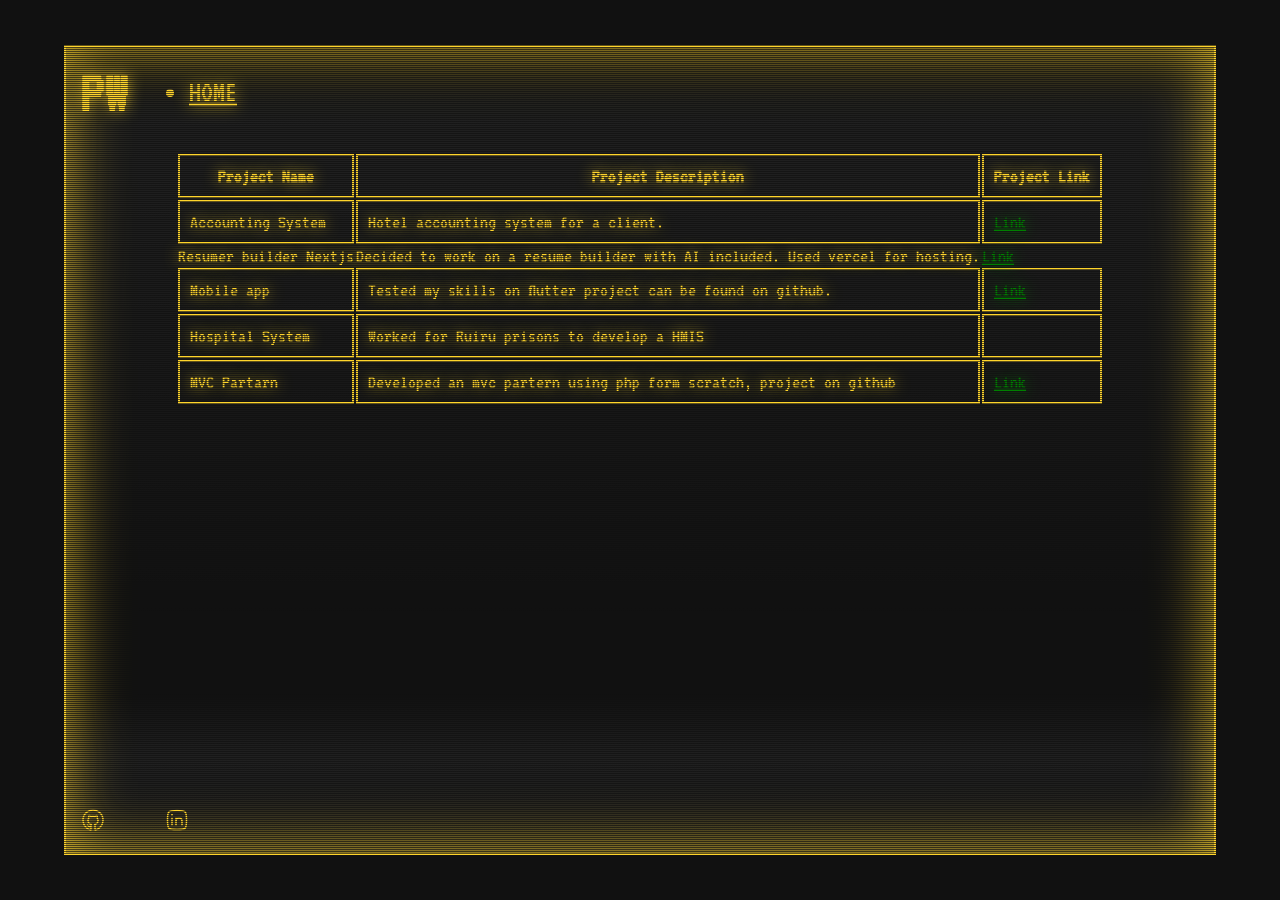
<file: projects.html>
<!DOCTYPE html>
<html lang="en">

<head>
    <meta charset="UTF-8">
    <meta name="viewport" content="width=device-width, initial-scale=1.0">
    <title>Retro Futuristic UI</title>
    <link rel="stylesheet" href="style.css">
    <link rel="preconnect" href="https://fonts.googleapis.com">
    <link rel="preconnect" href="https://fonts.gstatic.com" crossorigin>
    <link href="https://fonts.googleapis.com/css2?family=VT323&display=swap" rel="stylesheet">
</head>

<body>
    <div class="retro-container scanline-effect old-crt-monitor ">
        <header>
            <h1>PW</h1>
            <nav role="navigation">
                <ul>
                    <li><a href="index.html">HOME</a></li>
                </ul>
            </nav>
        </header>
        <main>
            <section id="screen-2">
                <article>
                    <div>
                        <div class="content-screen-2">
                            <div>
                                <table>
                                    <thead>
                                        <tr>
                                            <th class="border">Project Name</th>
                                            <th class="border">Project Description</th>
                                            <th class="border">Project Link</th>
                                        </tr>
                                    </thead>
                                    <tbody>
                                        <tr class="">
                                            <td class="border">Accounting System</td>
                                            <td class="border">Hotel accounting system for a client.</td>
                                            <td class="border">
                                                <a style="color: green" href="https://hotel.zultenglobal.com/login">Link</a>
                                            </td>
                                        </tr>
                                        <tr class="">
                                            <td class="alert">Resumer builder Nextjs</td>
                                            <td class="alert">Decided to work on a resume builder with AI included. Used vercel for hosting.</td>
                                            <td class="alert">
                                                <a style="color: green" href="https://resumer-builder-bcwf.vercel.app/">Link</a>
                                            </td>
                                        </tr>
                                        <tr class="">
                                            <td class="border">Mobile app</td>
                                            <td class="border">Tested my skills on flutter project can be found on github.</td>
                                            <td class="border">
                                                <a style="color: green" href="https://github.com/peterwambua-1998">Link</a>
                                            </td>
                                        </tr>
                                        <tr class="">
                                            <td class="border">Hospital System</td>
                                            <td class="border">Worked for Ruiru prisons to develop a HMIS</td>
                                            <td class="border">
                                                <!-- <a style="color: green" href="https://hotel.zultenglobal.com/login">Link</a> -->
                                            </td>
                                        </tr>
                                        <tr class="">
                                            <td class="border">MVC Partarn</td>
                                            <td class="border">Developed an mvc partern using php form scratch, project on github</td>
                                            <td class="border">
                                                <a style="color: green" href="https://github.com/peterwambua-1998">Link</a>
                                            </td>
                                        </tr>
                                    </tbody>
                                </table>
                            </div>
                        </div>
                    </div>
                </article>
            </section>
        </main>
        <footer>
            <a href="https://github.com/peterwambua-1998" target="_blank">
                <svg xmlns="http://www.w3.org/2000/svg" viewBox="0 0 24 24" width="24" height="24" color="#ffd52c" fill="none">
                    <path d="M6.51734 17.1132C6.91177 17.6905 8.10883 18.9228 9.74168 19.2333M9.86428 22C8.83582 21.8306 2 19.6057 2 12.0926C2 5.06329 8.0019 2 12.0008 2C15.9996 2 22 5.06329 22 12.0926C22 19.6057 15.1642 21.8306 14.1357 22C14.1357 22 13.9267 18.5826 14.0487 17.9969C14.1706 17.4113 13.7552 16.4688 13.7552 16.4688C14.7262 16.1055 16.2043 15.5847 16.7001 14.1874C17.0848 13.1032 17.3268 11.5288 16.2508 10.0489C16.2508 10.0489 16.5318 7.65809 15.9996 7.56548C15.4675 7.47287 13.8998 8.51192 13.8998 8.51192C13.4432 8.38248 12.4243 8.13476 12.0018 8.17939C11.5792 8.13476 10.5568 8.38248 10.1002 8.51192C10.1002 8.51192 8.53249 7.47287 8.00036 7.56548C7.46823 7.65809 7.74917 10.0489 7.74917 10.0489C6.67316 11.5288 6.91516 13.1032 7.2999 14.1874C7.79575 15.5847 9.27384 16.1055 10.2448 16.4688C10.2448 16.4688 9.82944 17.4113 9.95135 17.9969C10.0733 18.5826 9.86428 22 9.86428 22Z" stroke="currentColor" stroke-width="1.5" stroke-linecap="round" stroke-linejoin="round" />
                </svg>
            </a>
            <a href="www.linkedin.com/in/peter-wambua-98b388219" target="_blank">
                <svg xmlns="http://www.w3.org/2000/svg" viewBox="0 0 24 24" width="24" height="24" color="#ffd52c" fill="none">
                    <path d="M7 10V17" stroke="currentColor" stroke-width="1.5" stroke-linecap="round" stroke-linejoin="round" />
                    <path d="M11 13V17M11 13C11 11.3431 12.3431 10 14 10C15.6569 10 17 11.3431 17 13V17M11 13V10" stroke="currentColor" stroke-width="1.5" stroke-linecap="round" stroke-linejoin="round" />
                    <path d="M7.00801 7L6.99902 7" stroke="currentColor" stroke-width="2" stroke-linecap="round" stroke-linejoin="round" />
                    <path d="M2.5 12C2.5 7.52166 2.5 5.28249 3.89124 3.89124C5.28249 2.5 7.52166 2.5 12 2.5C16.4783 2.5 18.7175 2.5 20.1088 3.89124C21.5 5.28249 21.5 7.52166 21.5 12C21.5 16.4783 21.5 18.7175 20.1088 20.1088C18.7175 21.5 16.4783 21.5 12 21.5C7.52166 21.5 5.28249 21.5 3.89124 20.1088C2.5 18.7175 2.5 16.4783 2.5 12Z" stroke="currentColor" stroke-width="1.5" stroke-linejoin="round" />
                </svg>
            </a>
        </footer>
    </div>
</body>

</html>
</file>
<file: style.css>
:root {
    font-family: "VT323", monospace;
    font-weight: 400;
    --primary-color: #ffd52c;
    --secondary-color: #ff5c00;
    --tertiary-color: #c72d04;
    --background-color: #111;
    scrollbar-color: var(--primary-color) var(--secondary-color);
    font-size: clamp(18px, 3vw, 30px);
}

* {
    margin: 0;
    padding: 0;
    box-sizing: border-box;
}

body {
    display: flex;
    justify-content: center;
    align-items: center;
    height: 100vh;
    background-color: var(--background-color);
    cursor: url('./assets/mouse.svg')
}

div.retro-container {
    width: 90vw;
    height: 90vh;
    display: grid;
    grid-template-rows: auto 1fr auto;
    overflow: hidden;
    padding: 0.5rem;
    border: 2px solid var(--primary-color);
    color: var(--primary-color);
    mask-image: linear-gradient(to bottom, #0005 50%, #000 50%);
    mask-size: 100% 2px;
    text-shadow: 0 0 0.5rem;
}

nav ul {
    display: flex;
    gap: 40px;
}

nav a {
    color: inherit;
}


.content {
    font-size: 18px;
}

.border {
    border: 2px solid var(--primary-color);
    padding: 10px;
}

.content-screen-2 {
    font-size: 20px;
    width: 100%;
    display: flex;
    justify-content: center;
}


header,
footer {
    display: flex;
    gap: 2rem;
    align-items: center;
}

main {
    overflow: hidden;
}

#screen-1 article {
    display: flex;
    flex-direction: column-reverse;
    justify-content: space-around;
    gap: 20%;
}

figure img {
    width: 50vw;
    height: 40vh;
    opacity: .7;
    border: 4px solid var(--primary-color);
    margin-bottom: 20px;
}

footer {
    padding-top: 10px;
}

@media (min-width: 768px) {
    #screen-1 article {
        flex-direction: unset;
    }

    figure img {
        width: 18vw;
        height: 40vh;
        opacity: .7;
        border: 4px solid var(--primary-color);
    }
}

#screen-1 article figure {
    display: flex;
    justify-content: center;
    align-items: center;
}



section {
    height: 100%;
    overflow: hidden auto;
    margin: 1rem 0;
}

svg:hover {
    cursor: pointer;
}

@keyframes crtAnimation {
    0% {
        background-position: 0 0;
    }

    100% {
        background-position: 0 10000%;
    }
}

.old-crt-monitor {
    box-shadow: inset 0px 0px 2rem;
    background-image: linear-gradient(0deg, #0000 10%, #fff1 90%, #0000 100%);
    animation: crtAnimation 100s linear infinite;
    background-size: 100% 80%;
}

.alert {
    animation: blink-bg 1.5s ease-out infinite;
}

@keyframes blink-bg {

    0%,
    60% {
        text-shadow: 0 0 10.5rem;
        color: var(--primary-color);
        border: 2px solid var(--primary-color);
        padding: 10px;

    }

    70%,
    100% {
        text-shadow: 0 0 20.5rem;
        color: var(--tertiary-color);
        border: 2px solid var(--tertiary-color);
        padding: 10px;

    }
}
</file>
